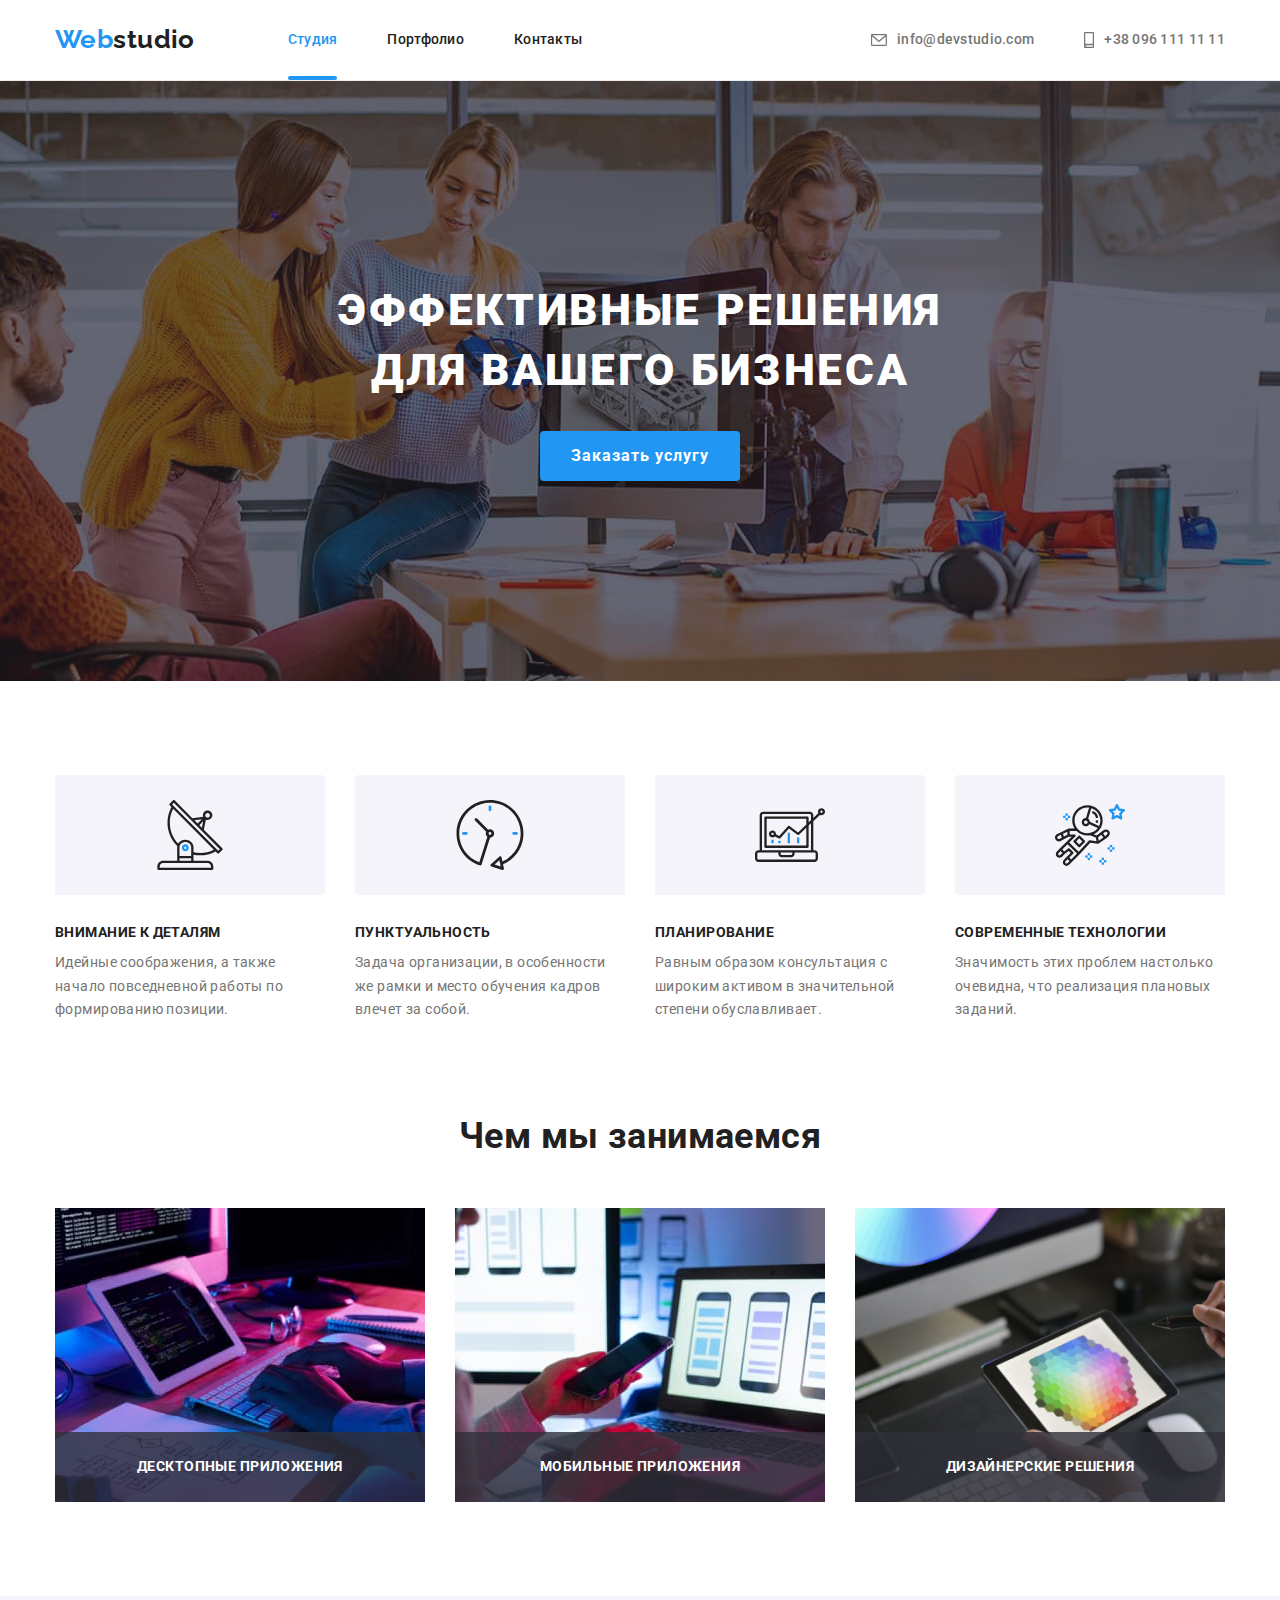
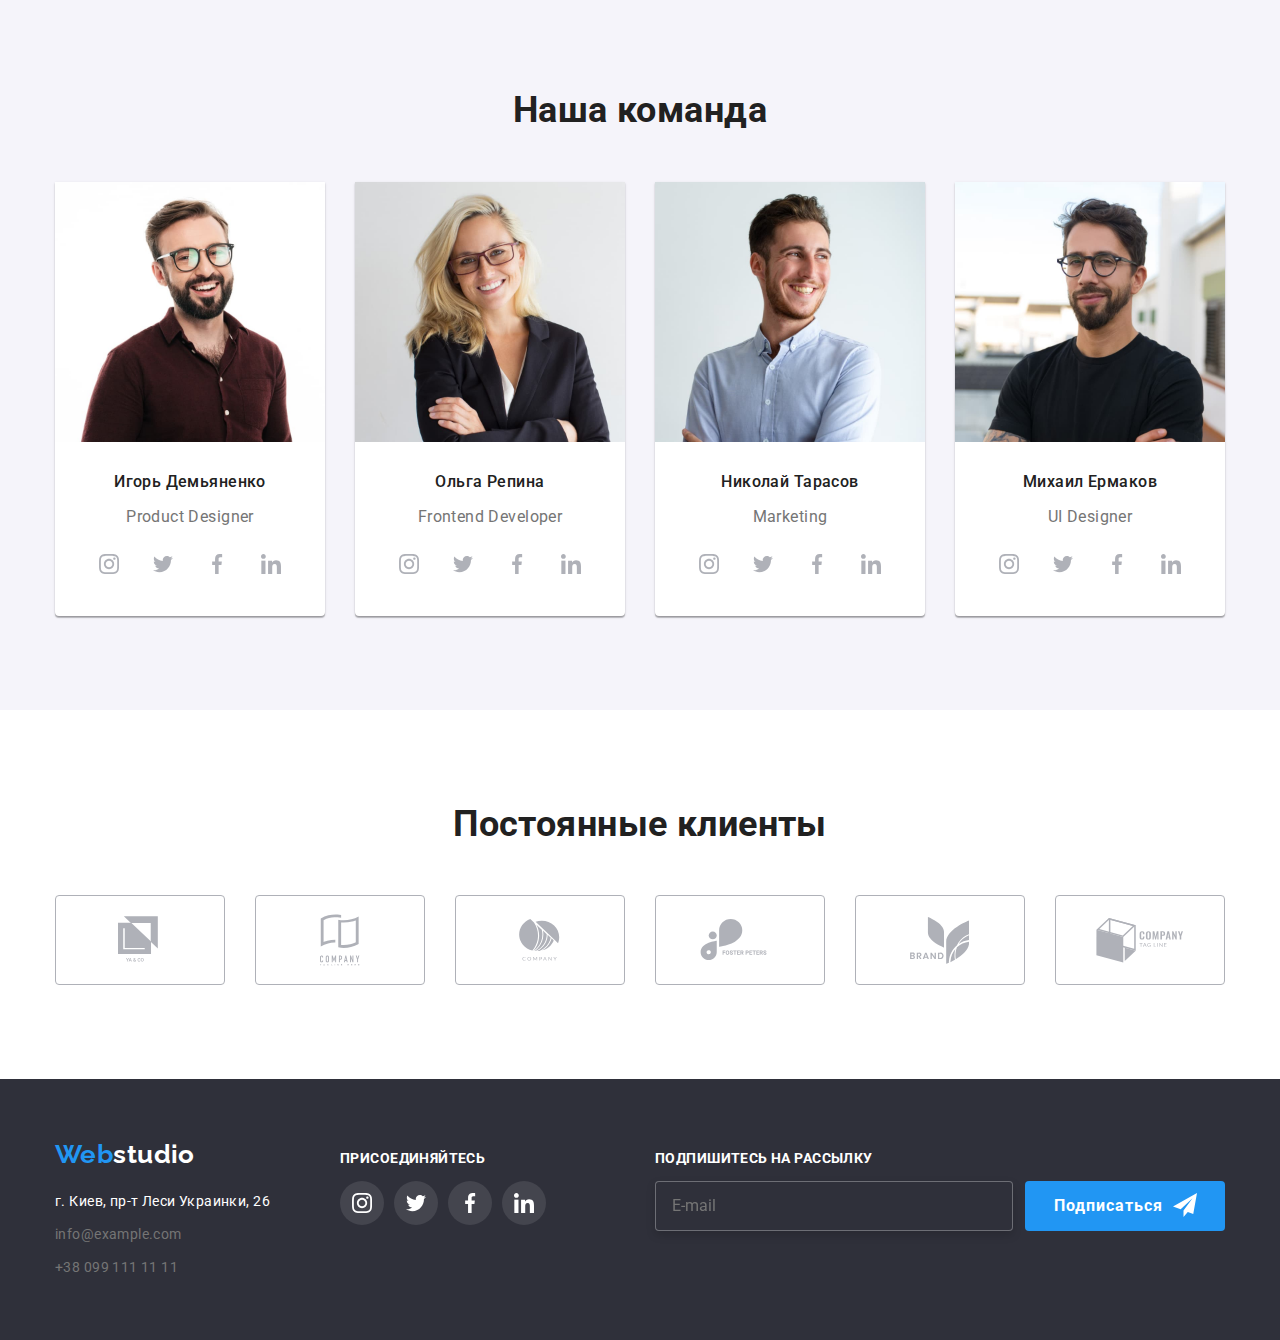
<file: index.html>
<!DOCTYPE html>
<html lang="ru">
<head>
    <meta charset="UTF-8">
    <meta http-equiv="X-UA-Compatible" content="IE=edge">
    <meta name="viewport" content="width=device-width, initial-scale=1.0">
    <link
      rel="stylesheet"
      href="https://cdnjs.cloudflare.com/ajax/libs/modern-normalize/1.0.0/modern-normalize.min.css"/>
    <link rel="preconnect" href="https://fonts.gstatic.com">
<link href="https://fonts.googleapis.com/css2?family=Raleway:wght@700&family=Roboto:wght@400;500;700;900&display=swap" rel="stylesheet">
    <link rel="stylesheet" href="./css/styles.css">
    <title>Студия</title>
</head>
<body>
    <header class="header">
        <div class="conteiner">
            <!--Логотип-->
            <a class="logo" href="./index.html"><span class="logo-part">Web</span>studio </a>
            <!--Навигация-->
            <nav class="nav">
                <ul class="list nav-list">
                    <li class="nav-item"> 
                        <div class="nav-link-thomb"> 
                            <a class="link current" href="./index.html">Студия</a> 
                        </div> 
                    </li>
                    <li class="nav-item"> <a class="link " href="./portfolio.html">Портфолио</a> </li>
                    <li class="nav-item"> <a class="link" href="">Контакты</a></li>
                </ul>    
                </nav> 
            <!--Контакты--> 
            <ul class="list contacts">
                    <li class="contacts-item">
                            
                        <a class="link" href="mailto:info@devstudio.com">
                            <svg class="icon" width="16px" height="12px">
                                <use href="./images/sprite.svg#icon-envelope"></use>
                            </svg>
                            info@devstudio.com</a> 
                    </li>
                    <li class="contacts-item"> 
                            
                        <a class="link" href="tel:+380961111111"> 
                            <svg class="icon" width="10px" height="16px" >
                                <use href="./images/sprite.svg#icon-smartphone"></use>
                            </svg>
                            +38 096 111 11 11</a>
                    </li>
            </ul>   
        </div>
    </header>
    <main>
        <!--Блок-герой-->
        <section class="hero">
        <div class="conteiner">
            <h1 class="hero-text">Эффективные решения для вашего бизнеса</h1>
            <button class="main-button" type="button" data-modal-open>Заказать услугу</button>
        </div>   
        </section> 
        <!--Качества-->
        <section class="qualities-section">
            <div class="conteiner">
            <h2 class="visually-hidden">Наши Качества</h2>
            <ul class="list qualities">
                <li class="qualities-item">
                    <div>
                        <div class="qualities-icon-tomb">
                        <svg class="icon">
                            <use href="./images/sprite.svg#icon-antenna-1"></use>
                        </svg></div>
                        <h3 class="sub-title">Внимание к деталям</h3>
                        <p class="qualities-text">Идейные соображения, а также начало повседневной работы по формированию позиции.</p>
                    </div>
                </li>

                <li class="qualities-item">
                    <div>
                    <div class="qualities-icon-tomb">
                        <svg class="icon">
                        <use href="./images/sprite.svg#icon-clock-1"></use>
                    </svg></div>
                    <h3 class="sub-title">Пунктуальность</h3>
                    <p class="qualities-text">Задача организации, в особенности же рамки и место обучения кадров влечет за собой.</p> 
                </div>
                </li>
                    <li class="qualities-item">
                        <div>
                    <div class="qualities-icon-tomb">
                        <svg class="icon">
                            <use href="./images/sprite.svg#icon-diagram-1"></use>
                        </svg></div>
                    <h3 class="sub-title">Планирование</h3>
                    <p class="qualities-text">Равным образом консультация с широким активом в значительной степени обуславливает.</p>
                </div>
                </li>

                <li class="qualities-item">
                    <div>
                    <div class="qualities-icon-tomb">
                        <svg class="icon">
                        <use href="./images/sprite.svg#icon-astronaut-1"></use>
                    </svg></div>
                    <h3 class="sub-title">Современные технологии</h3>
                    <p class="qualities-text">Значимость этих проблем настолько очевидна, что реализация плановых заданий.</p>
                </div>
                </li>
            </ul>
        </div>
        </section>
    
        <section class="what-we-do"> 
            <!--Чем мы занимаемся-->
            <div class="conteiner">
                <h2 class="title">Чем мы занимаемся</h2>
                    <ul class="list">
                        <li class="what-we-do__item">
                            <div class="what-we-do-thomb">
                            <img src="./images/img1.jpg" alt="Десктопные приложения" width="370">
                            <div class="card-description">
                                <p class="description-text">Десктопные приложения</p>
                            </div>
                            </div>
                        </li>
                        
                        <li class="what-we-do__item">
                            <div class="what-we-do-thomb">
                                <img src="./images/img2.jpg" alt="Мобильные приложения" width="370">
                                <div class="card-description">
                                    <p class="description-text">Мобильные приложения</p>
                                </div>
                            </div>
                        </li>
                        
                        <li class="what-we-do__item">
                            <div class="what-we-do-thomb">
                                <img src="./images/img3.jpg" alt="Дизайнерские решения" width="370">
                                <div class="card-description">
                                    <p class="description-text">Дизайнерские решения</p>
                                </div>
                                </div>
                        </li>
            </ul>
        </div>
       </section>   
       <section class="team-section">
           <div class="conteiner">
           <!--Наша команда-->
           <h2 class="title">Наша команда</h2>
           <ul class="list team">
               <li class="team-item">
                    <div class="team-member-photo-tomb">
                        <img src="./images/team/tm1.jpg" alt="Игорь Демьяненко" width="270" height="260">
                    </div>
                    <div class="team-text-tomb">
                        <h3 class="member-name">Игорь Демьяненко</h3>
                        <p class="member-position">Product Designer</p>
                    <ul class="list social-links-list">
                        <li class="social-links-item">
                            <a href="" class="link social-icons-link" target="_blank" rel="noopener noreferrer">
                                <svg class="icon">
                                    <use href="./images/sprite.svg#icon-instagram-2"></use>
                                </svg>
                            </a>
                        </li>

                        <li class="social-links-item">
                              <a href="" class="link social-icons-link" target="_blank" rel="noopener noreferrer">
                                <svg class="icon">
                                    <use href="./images/sprite.svg#icon-twitter-1"></use>
                                </svg>
                            </a>
                        </li>

                        <li class="social-links-item">
                            <a href="" class="link social-icons-link" target="_blank" rel="noopener noreferrer">
                                <svg class="icon">
                                    <use href="./images/sprite.svg#icon-facebook-1"></use>
                                </svg>
                            </a>
                        </li>

                        <li class="social-links-item">
                            <a href="" class="link social-icons-link" target="_blank" rel="noopener noreferrer">
                                <svg class="icon">
                                    <use href="./images/sprite.svg#icon-linkedin-1"></use>
                                </svg>
                            </a>
                        </li>
                    </ul>
                </div>
                </li>
                <li class="team-item">
                    <div class="team-member-photo-tomb">
                        <img src="./images/team/tm2.jpg" alt="Ольга Репина" width="270" height="260">
                    </div>  
                    <div class="team-text-tomb">
                        <h3 class="member-name">Ольга Репина</h3>
                        <p class="member-position">Frontend Developer</p>
                    <ul class="list social-links-list">
                        <li class="social-links-item">
                            <a href="" class="link social-icons-link" target="_blank" rel="noopener noreferrer">
                                <svg class="icon">
                                    <use href="./images/sprite.svg#icon-instagram-2"></use>
                                </svg>
                            </a>
                        </li>
                        <li class="social-links-item">
                            <div>   
                            <a href="" class="link social-icons-link" target="_blank" rel="noopener noreferrer">
                                <svg class="icon">
                                    <use href="./images/sprite.svg#icon-twitter-1"></use>
                                </svg>
                            </a>
                        </div>
                        </li>
                        <li class="social-links-item">
                            <div>
                            <a href="" class="link social-icons-link" target="_blank" rel="noopener noreferrer">
                                <svg class="icon">
                                    <use href="./images/sprite.svg#icon-facebook-1"></use>
                                </svg>
                            </a>
                        </div>
                        </li>
                        <li class="social-links-item">
                            <a href="" class="link social-icons-link" target="_blank" rel="noopener noreferrer">
                                <svg class="icon">
                                    <use href="./images/sprite.svg#icon-linkedin-1"></use>
                                </svg>
                            </a>
                        </li>
                    </ul>
                </div>
                    </li>
                <li class="team-item">
                    <div class="team-member-photo-tomb">
                        <img src="./images/team/tm3.jpg" alt="Николай Тарасов" width="270" height="260">
                    </div>
                    <div class="team-text-tomb">
                        <h3 class="member-name">Николай Тарасов</h3>
                        <p class="member-position">Marketing</p>
                    <ul class="list social-links-list">
                        <li class="social-links-item">
                            <a href="" class="link social-icons-link" target="_blank" rel="noopener noreferrer">
                                <svg class="icon">
                                    <use href="./images/sprite.svg#icon-instagram-2"></use>
                                </svg>
                            </a>
                        </li>
                        <li class="social-links-item">
                            <div>   
                            <a href="" class="link social-icons-link" target="_blank" rel="noopener noreferrer">
                                <svg class="icon">
                                    <use href="./images/sprite.svg#icon-twitter-1"></use>
                                </svg>
                            </a>
                        </div>
                        </li>
                        <li class="social-links-item">
                            <div>
                            <a href="" class="link social-icons-link" target="_blank" rel="noopener noreferrer">
                                <svg class="icon">
                                    <use href="./images/sprite.svg#icon-facebook-1"></use>
                                </svg>
                            </a>
                        </div>
                        </li>
                        <li class="social-links-item">
                            <a href="" class="link social-icons-link" target="_blank" rel="noopener noreferrer">
                                <svg class="icon">
                                    <use href="./images/sprite.svg#icon-linkedin-1"></use>
                                </svg>
                            </a>
                        </li>
                    </ul>
                </div>
                </li>
                <li class="team-item">
                    <div class="team-member-photo-tomb">
                        <img src="./images/team/tm4.jpg" alt="Михаил Ермаков" width="270" height="260">
                    </div>
                    <div  class="team-text-tomb">
                        <h3 class="member-name">Михаил Ермаков</h3>
                        <p class="member-position">UI Designer</p>
                    
                    <ul class="list social-links-list">
                        <li class="social-links-item">
                            <a href="" class="link social-icons-link" target="_blank" rel="noopener noreferrer">
                                <svg class="icon">
                                    <use href="./images/sprite.svg#icon-instagram-2"></use>
                                </svg>
                            </a>
                        </li>
                        <li class="social-links-item">
                            <div>   
                            <a href="" class="link social-icons-link" target="_blank" rel="noopener noreferrer">
                                <svg class="icon">
                                    <use href="./images/sprite.svg#icon-twitter-1"></use>
                                </svg>
                            </a>
                        </div>
                        </li>
                        <li class="social-links-item">
                            <div>
                            <a href="" class="link social-icons-link" target="_blank" rel="noopener noreferrer">
                                <svg class="icon">
                                    <use href="./images/sprite.svg#icon-facebook-1"></use>
                                </svg>
                            </a>
                        </div>
                        </li>
                        <li class="social-links-item">
                            <a href="" class="link social-icons-link" target="_blank" rel="noopener noreferrer">
                                <svg class="icon">
                                    <use href="./images/sprite.svg#icon-linkedin-1"></use>
                                </svg>
                            </a>
                        </li>
                    </ul>
                </div>
                </li>
           </ul>
        </div>
       </section>

       <section class="our-clients">
           <div class="conteiner">
           <h2 class="clients-title">
            Постоянные клиенты
           </h2>
           <ul class="list clients-list">
               <li class="item clients-item">
                       <a href="" class="clients-link" target="_blank" rel="noopener noreferrer">
                   <svg class="icon" width="44px" height="49px">
                   <use href="./images/sprite.svg#icon-logo-1"></use>  
                </svg></a>
               </li>
               <li class="item clients-item">
                    <a href=""  class="clients-link" target="_blank" rel="noopener noreferrer">
                <svg class="icon"  width="40px" height="52px">
                <use href="./images/sprite.svg#icon-logo-2"></use>  
             </svg></a>
            </li>
            <li class="item clients-item">
                    <a href="" class="clients-link" target="_blank" rel="noopener noreferrer">
                <svg class="icon" width="41px" height="42px">
                <use href="./images/sprite.svg#icon-logo-3"></use>  
             </svg></a> 
            </li>
            <li class="item clients-item">
                    <a href=""  class="clients-link" target="_blank" rel="noopener noreferrer">
                <svg class="icon"  width="80px" height="42px">
                <use href="./images/sprite.svg#icon-logo-4"></use>  
             </svg></a> 
            </li>
            <li class="item clients-item">
                    <a href="" class="clients-link" target="_blank" rel="noopener noreferrer">
                <svg class="icon" width="59px" height="47px">
                <use href="./images/sprite.svg#icon-logo-5"></use>  
             </svg></a>
            </li>
            <li class="item clients-item">
                    <a href="" class="clients-link" target="_blank" rel="noopener noreferrer">
                <svg class="icon" width="88px" height="45px">
                <use href="./images/sprite.svg#icon-logo-6"></use>  
             </svg></a>
            </li>
              
           </ul>
        </div>
       </section>
    </main>            
    <footer class="footer">
        <div class="conteiner">
            <div class="contacts-links-block">
                <!--Footer contacts block-->
                <div class="footer-contacts">
                <!--Footer Logo--> 
                <div class="footer-logo">
                    <a class="link logo" href="./index.html"><span class="logo-part">Web</span>studio </a>
                </div>
                <!--Адресс-->
                <address>
                    <ul class="adress list">
                        <li class="adress-item"><a class="link adres" href="https://goo.gl/maps/nLmr9THdFMke6AbC8" target="_blank" rel="noreferrer noopener"> г. Киев, пр-т Леси Украинки, 26 </a></li>
                        <li class="adress-item"><a class="link" href="mailto:info@example.com">info@example.com</a></li>
                        <li class="adress-item"><a class="link" href="tel:+380991111111">+38 099 111 11 11</a></li>
                    </ul>
                </address>
                </div>
                <!--Contackt us block-->
                <div class="footer-social-links-tomb">
                <p class="footer-social-links-titel">присоединяйтесь</p>
                <!--Footer contacts block-->
                <ul class="list social-links-list">
                    <li class="social-links-item">
                        <a href="" class="link social-icons-link" target="_blank" rel="noopener noreferrer">
                            <svg class="icon">
                                <use href="./images/sprite.svg#icon-instagram-2"></use>
                            </svg>
                        </a>
                    </li>
                    <li class="social-links-item">   
                            <a href="" class="link social-icons-link" target="_blank" rel="noopener noreferrer">
                                <svg class="icon">
                                    <use href="./images/sprite.svg#icon-twitter-1"></use>
                                </svg>
                            </a>
                    </li>
                    <li class="social-links-item">
                            <a href="" class="link social-icons-link" target="_blank" rel="noopener noreferrer">
                                <svg class="icon">
                                    <use href="./images/sprite.svg#icon-facebook-1"></use>
                                </svg>
                            </a>
                    </li>
                    <li class="social-links-item">
                        <a href="" class="link social-icons-link" target="_blank" rel="noopener noreferrer">
                            <svg class="icon">
                                <use href="./images/sprite.svg#icon-linkedin-1"></use>
                            </svg>
                        </a>
                    </li>
                </ul>
                </div>
            </div>
            <!--Footer form block-->
            <div class="footer-form-block">
                <p class="footer-form-text">Подпишитесь на рассылку</p>
                        <form class="footer-form" >
                            <input class="footer-form-input" type="text" placeholder="E-mail" name="user-email">
                            <button class="main-button" type="submit">Подписаться</button>
                        </form>
            </div>
        </div>
    </footer>

    <div class="backdrop is-hidden" data-modal>
        
        <div class="modal"> 
            <button class="button-close" type="button" data-modal-close >
                <svg class="form-icon" width="11" height="11">
                    <use href="./images/sprite.svg#icon-close"></use>
                </svg>
            </button>
            <form class="main-form" name="main-form">
            <b class="modal-header">Оставьте свои данные, мы вам перезвоним</b>
            <label class="form-label">
                <span class="form-input-name">Имя</span>
                <div class="form-label-tomb">
                    <input class="form-input" type="text" name="username">
                    <svg class="input-icon" width="18" height="18">
                        <use href="./images/sprite.svg#icon-person-black"></use> 
                    </svg>
                </div>
            </label>
            <label class="form-label">
                <span class="form-input-name">Телефон</span>
                <div class="form-label-tomb">
                    <input class="form-input" type="tel" name="usertel">
                    <svg class="input-icon" width="18" height="18">
                        <use href="./images/sprite.svg#icon-phone-black"></use> 
                    </svg>
                </div>
            </label>
            <label class="form-label">
                <span class="form-input-name">Почта</span>
                <div class="form-label-tomb">
                    <input class="form-input" type="email" name="usermail">
                    <svg class="input-icon" width="18" height="18">
                        <use href="./images/sprite.svg#icon-email-black"></use> 
                    </svg>
                </div>
            </label>
            <label class="form-label">
                <span class="form-input-name">Комментарий</span>
                <textarea class="feedback" name="feedback" rows="7" placeholder="Введите текст" ></textarea>
            </label>
            <label class=" checkbox-lable">
                <input class="checkbox visually-hidden" type="checkbox">
                <span class="checkbox-icon"></span>
                <span>Соглашаюсь с рассылкой и принимаю <a href="" class="form-link">Условия договора</a> </span>
            </label>
            <button class="main-button form-button" type="submit">Отправить</button>
            </form>
        </div>
    </div>

    <script src="./js/modal.js"></script>
</body>
</html>
</file>
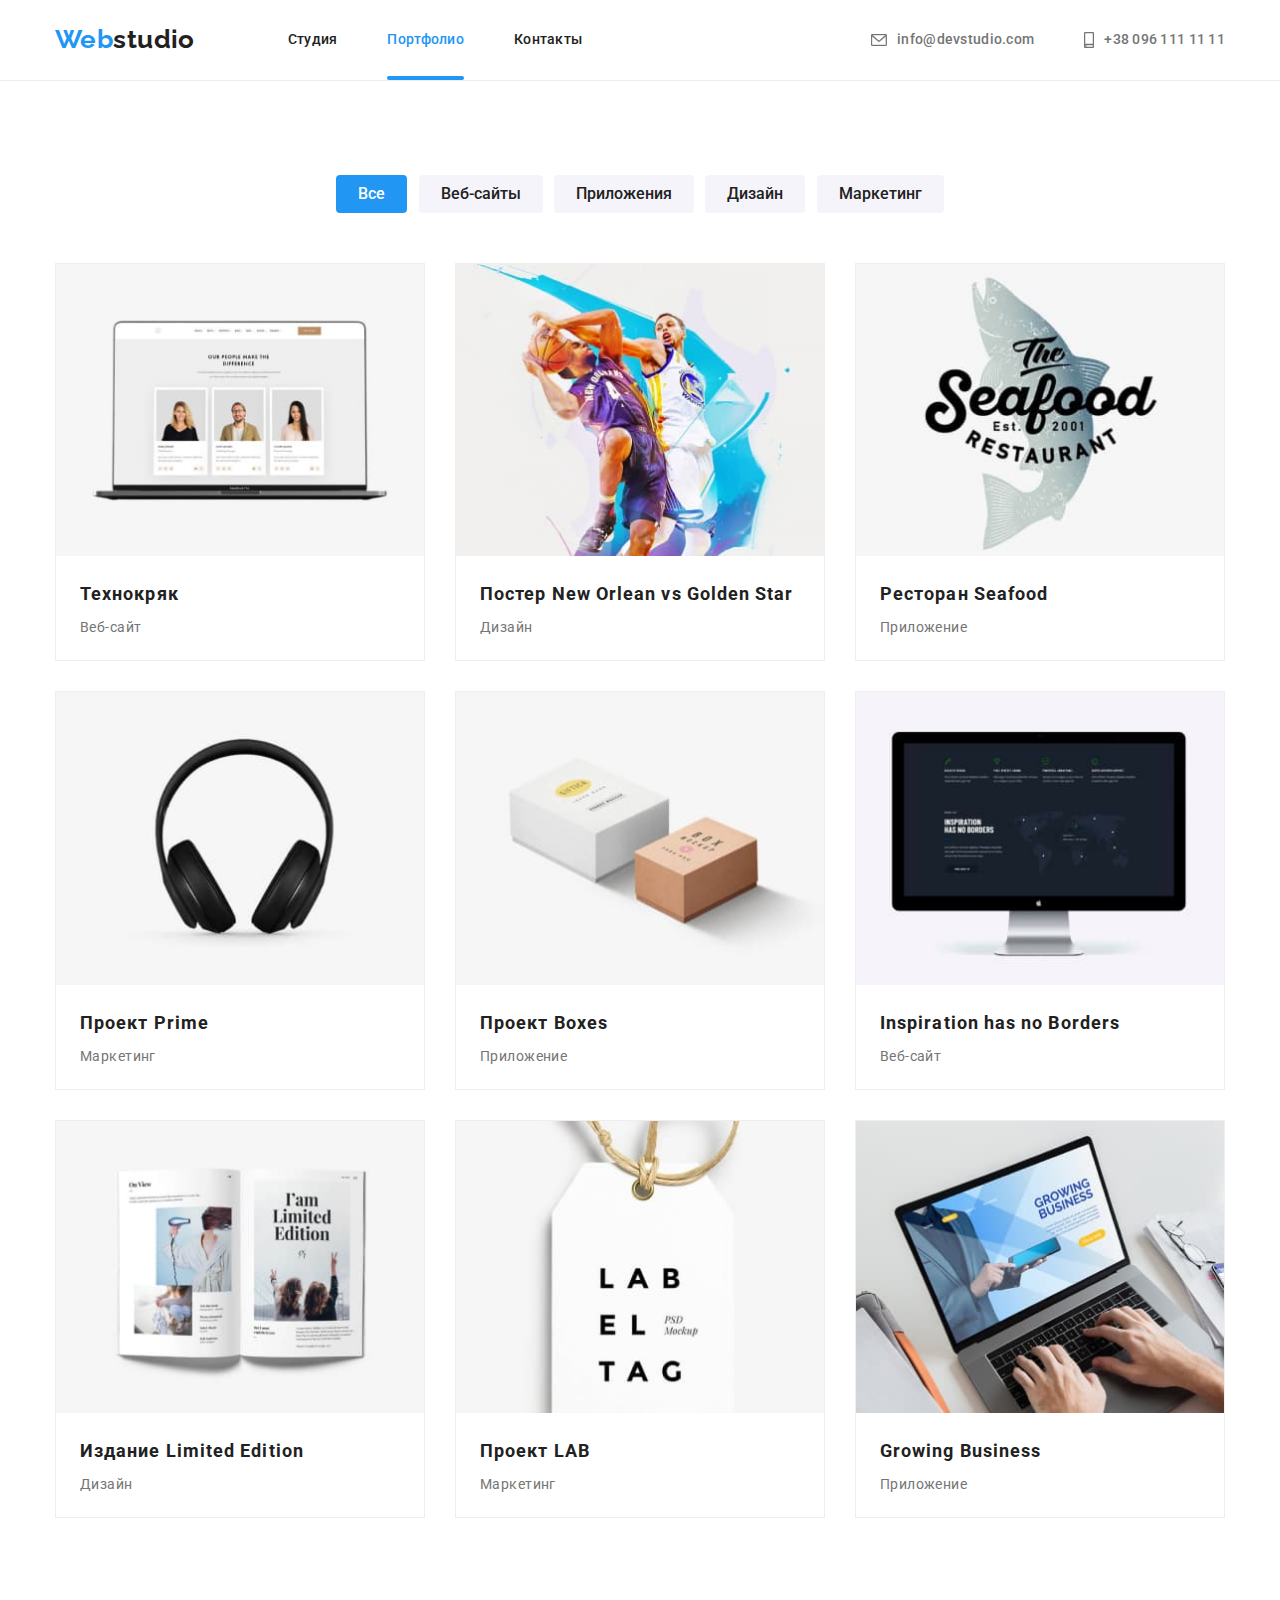
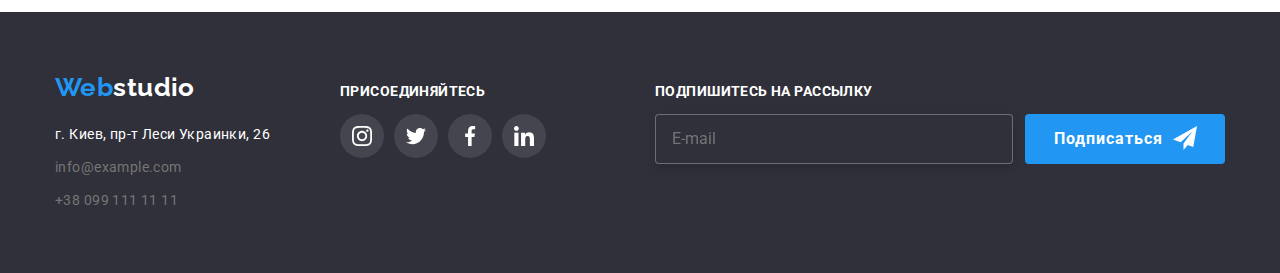
<file: portfolio.html>
<!DOCTYPE html>
<html lang="ru">
<head>
    <meta charset="UTF-8">
    <meta http-equiv="X-UA-Compatible" content="IE=edge">
    <meta name="viewport" content="width=device-width, initial-scale=1.0">
    <link rel="stylesheet" href="https://cdnjs.cloudflare.com/ajax/libs/modern-normalize/0.2.0/modern-normalize.css">
    <link rel="preconnect" href="https://fonts.gstatic.com">
<link href="https://fonts.googleapis.com/css2?family=Raleway:wght@700&family=Roboto:wght@400;500;700;900&display=swap" rel="stylesheet">
    <link rel="stylesheet" href="./css/styles.css">
    <title>Портфолио</title>
</head>
<body>
    <header class="header">
        <div class="conteiner">
            <!--Логотип-->
            <a class="logo" href="./index.html"><span class="logo-part">Web</span>studio </a>
            <!--Навигация-->
            <nav class="nav">
                <ul class="list nav-list">
                    <li class="nav-item">
                         <a class="link" href="./index.html">Студия</a>
                         </li>
                    <li class="nav-item"> 
                        <div class="nav-link-thomb"> 
                            <a class="link current" href="./portfolio.html">Портфолио</a>  
                        </div> 

                    </li>
                    <li class="nav-item"> 
                        <a class="link" href="">Контакты</a>
                    </li>
                </ul>    
                </nav> 
            <!--Контакты--> 
            <ul class="list contacts">
                    <li class="contacts-item">
                            
                        <a class="link" href="mailto:info@devstudio.com">
                            <svg class="icon" width="16px" height="12px">
                                <use href="./images/sprite.svg#icon-envelope"></use>
                            </svg>
                            info@devstudio.com</a> 
                    </li>
                    <li class="contacts-item"> 
                            
                        <a class="link" href="tel:+380961111111"> 
                            <svg class="icon" width="10px" height="16px" >
                                <use href="./images/sprite.svg#icon-smartphone"></use>
                            </svg>
                            +38 096 111 11 11</a>
                    </li>
            </ul>   
        </div>
    </header>
    <main>
        <section class="work-examples">
            <div class="conteiner">
            <h1 class="visually-hidden"> Выбор темы Портфолио</h1>
            <ul class="list buttons-list">
                <li class="buttons-list-item" > <button  type="button" class="portpholio-button current">Все</button> </li>
                <li class="buttons-list-item"> <button  type="button" class="portpholio-button">Веб-сайты</button> </li>
                <li class="buttons-list-item"> <button  type="button" class="portpholio-button">Приложения</button> </li>
                <li class="buttons-list-item"> <button  type="button" class="portpholio-button">Дизайн</button> </li>
                <li class="buttons-list-item"> <button  type="button" class="portpholio-button"> Маркетинг</button></li>
            </ul>
            <ul class="list card-list">
                <li class="card-item">
                    <article class="card">
                        <a class="link card-link" href="">
                            <div class="card-body">
                        <div class="card-tomb"> 
                       <img src="./images/portfolio/img1.jpg" alt="Технокряк" width="370">
                       <div class="card-overlay">
                        <p class="overlay-text">Технокряк это современная площадка распространения коронавируса. 
                        Компании используют эту платформу для цифрового шпионажа и атак
                         на защищённые сервера конкурентов.</p>        
                    </div>
                   </div> 
                   <div class="card-text">                  
                    <h2 class="portpholio-list-titel">Технокряк</h2>
                     <p class="portholio-list-text">Веб-сайт</p>
                    </div>
                </div>
                        </a>
                    </article>
                    </li>
                
                <li class="card-item">
                    <article class="card">
                        <a class="link card-link" href="">
                            <div class="card-body">
                        <div class="card-tomb">
                    <img src="./images/portfolio/img2.jpg" alt="Постер New Orlean vs Golden Star" width="370">
                        <div class="card-overlay">
                            <p class="overlay-text">Технокряк это современная площадка распространения коронавируса. 
                            Компании используют эту платформу для цифрового шпионажа и атак
                             на защищённые сервера конкурентов.</p>        
                        </div>
                    </div>
                        <div class="card-text">  
                    <h2 class="portpholio-list-titel">Постер New Orlean vs Golden Star</h2>
                    <p class="portholio-list-text">Дизайн</p>
                        </div>
                    </div>
                        </a>
                    </article>
                </li>
                
                <li class="card-item"> 
                    <article class="card">
                        <a class="link card-link" href="">
                            <div class="card-body">
                        <div class="card-tomb">
                    <img src="./images/portfolio/img3.jpg" alt="Ресторан Seafood" width="370">
                    <div class="card-overlay">
                        <p class="overlay-text">Технокряк это современная площадка распространения коронавируса. 
                        Компании используют эту платформу для цифрового шпионажа и атак
                         на защищённые сервера конкурентов.</p>        
                    </div>
                        </div>
                        <div class="card-text">  
                    <h2 class="portpholio-list-titel">Ресторан Seafood</h2>
                    <p class="portholio-list-text">Приложение</p>
                        </div>
                    </div>
                        </a>
                    </article>
                </li>
                <li  class="card-item"> 
                    <article class="card">
                        <a class="link card-link" href="">
                            <div class="card-body">
                        <div class="card-tomb">
                    <img src="./images/portfolio/img4.jpg" alt="Проект Prime" width="370">
                    <div class="card-overlay">
                        <p class="overlay-text">Технокряк это современная площадка распространения коронавируса. 
                        Компании используют эту платформу для цифрового шпионажа и атак
                         на защищённые сервера конкурентов.</p>        
                        </div>
                    </div>
                        <div class="card-text">  
                    <h2 class="portpholio-list-titel">Проект Prime</h2>
                    <p class="portholio-list-text">Маркетинг</p>
                        </div>
                    </div>
                        </a>
                    </article>
                </li>

                <li class="card-item">
                    <article class="card">
                        <a class="link card-link" href="">
                            <div class="card-body">
                        <div class="card-tomb">
                    <img src="./images/portfolio/img5.jpg" alt="Проект Boxes" width="370">
                    <div class="card-overlay">
                        <p class="overlay-text">Технокряк это современная площадка распространения коронавируса. 
                        Компании используют эту платформу для цифрового шпионажа и атак
                         на защищённые сервера конкурентов.</p>        
                    </div>
                    </div>
                        <div class="card-text">   
                    <h2 class="portpholio-list-titel">Проект Boxes</h2>
                    <p class="portholio-list-text">Приложение</p>
                        </div>
                    </div>
                        </a>
                    </article>
                </li>

                <li class="card-item">
                    <article class="card">
                        <a class="link card-link" href="">
                            <div class="card-body">
                        <div class="card-tomb">
                    <img src="./images/portfolio/img6.jpg" alt="Inspiration has no Borders" width="370">
                    <div class="card-overlay">
                        <p class="overlay-text">Технокряк это современная площадка распространения коронавируса. 
                        Компании используют эту платформу для цифрового шпионажа и атак
                         на защищённые сервера конкурентов.</p>        
                    </div>    
                    </div>
                        <div class="card-text">  
                    <h2 class="portpholio-list-titel">Inspiration has no Borders</h2>
                    <p class="portholio-list-text">Веб-сайт</p>
                        </div>
                    </div>
                        </a>
                    </article>
                </li>

                <li class="card-item">
                    <article class="card">
                        <a class="link card-link" href="">
                            <div class="card-body">
                        <div class="card-tomb">
                    <img src="./images/portfolio/img7.jpg" alt="Издание Limited Edition" width="370">
                    <div class="card-overlay">
                        <p class="overlay-text">Технокряк это современная площадка распространения коронавируса. 
                        Компании используют эту платформу для цифрового шпионажа и атак
                         на защищённые сервера конкурентов.</p>        
                    </div>    
                    </div>
                        <div class="card-text">    
                    <h2 class="portpholio-list-titel">Издание Limited Edition</h2>
                    <p class="portholio-list-text">Дизайн</p>
                        </div>
                    </div>
                        </a>
                    </article>
                </li>

                <li class="card-item">
                    <article class="card">
                        <a class="link card-link" href="">
                            <div class="card-body">
                        <div class="card-tomb">
                    <img src="./images/portfolio/img8.jpg" alt="Проект LAB" width="370">
                    <div class="card-overlay">
                        <p class="overlay-text">Технокряк это современная площадка распространения коронавируса. 
                        Компании используют эту платформу для цифрового шпионажа и атак
                         на защищённые сервера конкурентов.</p>        
                    </div>    
                    </div>
                        <div class="card-text">  
                    <h2 class="portpholio-list-titel">Проект LAB</h2>
                    <P class="portholio-list-text">Маркетинг</p>
                        </div>
                    </div>
                        </a>
                    </article>
                </li>
                <li class="card-item">
                    <article class="card">
                        <a class="link card-link" href="">
                            <div class="card-body">
                        <div class="card-tomb">
                    <img src="./images/portfolio/img9.jpg" alt="Growing Business" width="370">
                    <div class="card-overlay">
                        <p class="overlay-text">Технокряк это современная площадка распространения коронавируса. 
                        Компании используют эту платформу для цифрового шпионажа и атак
                         на защищённые сервера конкурентов.</p>        
                    </div>    
                    </div>
                        <div class="card-text">  
                    <h2 class="portpholio-list-titel">Growing Business</h2>
                    <p class="portholio-list-text">Приложение</p>
                        </div> 
                    </div> 
                    </a>
                    </article>
                </li>
            </ul>
        </div>
        </section>
        
    </main>            
    <footer class="footer">
        <div class="conteiner">
            <div class="contacts-links-block">
                <!--Footer contacts block-->
                <div class="footer-contacts">
                <!--Footer Logo--> 
                <div class="footer-logo">
                    <a class="link logo" href="./index.html"><span class="logo-part">Web</span>studio </a>
                </div>
                <!--Адресс-->
                <address>
                    <ul class="adress list">
                        <li class="adress-item"><a class="link adres" href="https://goo.gl/maps/nLmr9THdFMke6AbC8" target="_blank" rel="noreferrer noopener"> г. Киев, пр-т Леси Украинки, 26 </a></li>
                        <li class="adress-item"><a class="link" href="mailto:info@example.com">info@example.com</a></li>
                        <li class="adress-item"><a class="link" href="tel:+380991111111">+38 099 111 11 11</a></li>
                    </ul>
                </address>
                </div>
                <!--Contackt us block-->
                <div class="footer-social-links-tomb">
                <p class="footer-social-links-titel">присоединяйтесь</p>
                <!--Footer contacts block-->
                <ul class="list social-links-list">
                    <li class="social-links-item">
                        <a href="" class="link social-icons-link" target="_blank" rel="noopener noreferrer">
                            <svg class="icon">
                                <use href="./images/sprite.svg#icon-instagram-2"></use>
                            </svg>
                        </a>
                    </li>
                    <li class="social-links-item">   
                            <a href="" class="link social-icons-link" target="_blank" rel="noopener noreferrer">
                                <svg class="icon">
                                    <use href="./images/sprite.svg#icon-twitter-1"></use>
                                </svg>
                            </a>
                    </li>
                    <li class="social-links-item">
                            <a href="" class="link social-icons-link" target="_blank" rel="noopener noreferrer">
                                <svg class="icon">
                                    <use href="./images/sprite.svg#icon-facebook-1"></use>
                                </svg>
                            </a>
                    </li>
                    <li class="social-links-item">
                        <a href="" class="link social-icons-link" target="_blank" rel="noopener noreferrer">
                            <svg class="icon">
                                <use href="./images/sprite.svg#icon-linkedin-1"></use>
                            </svg>
                        </a>
                    </li>
                </ul>
                </div>
            </div>
            <!--Footer form block-->
            <div class="footer-form-block">
                <p class="footer-form-text">Подпишитесь на рассылку</p>
                        <form class="footer-form" >
                            <input class="footer-form-input" type="text" placeholder="E-mail" name="user-email">
                            <button class="main-button" type="submit">Подписаться</button>
                        </form>
            </div>
        </div>
    </footer>
</body>
</html>
</file>
<file: css/styles.css>
:root {
    --main-text-color: #757575;
    --background-color: #2F303A;
    --header-color: #212121;
    --hero-text-color: #ffffff;
    --logo-button-color: #2196F3;
    --ligth-bg-color: #F5F4FA;
    --button-hover-color: #188CE8;
    --gradient-color: rgba(47, 48, 58, 0.4);
    --icon-color: #AFB1B8;
    --footer-icon-color: rgba(255, 255, 255, 0.1);
    --cubic-bezier: cubic-bezier(0.4, 0, 0.2, 1);
    --transformationt-time: 250ms;
    --form-boarder-color: rgba(33, 33, 33, 0.2);
}
html {
	box-sizing: border-box;
}
*,
*::after,
*::before {
	box-sizing: inherit;
}
h1,
h2,
h3,
h4,
h5,
h6,
p {
	margin-top: 0;
}

body {
    font-family: "Roboto", sans-serif;
    font-weight: 400;
    font-size: 14px;
    line-height: 1.71;
    letter-spacing: 0.03em;
    color: var(--main-text-color)
}

img {
    display: block;
    max-width: 100%;
    height: auto;
  }

.conteiner {
    width: 1200px;
    padding-left: 15px;
    padding-right: 15px;
    margin-left: auto;
    margin-right: auto;
}

.link {
    text-decoration: none;
    color: inherit;
    transition: color var(--transformationt-time) var(--cubic-bezier)
}

.adress .link:hover,
.adress .link:focus,
.logo-part,
.header .link:focus,
.header .link:hover {
    color: var(--logo-button-color);
}

.list {
    margin-top: 0;
    margin-bottom: 0;
    padding-left: 0;
    list-style: none;
}

.header {
    max-width: 100%;
    border-bottom: 1px solid #ECECEC;
}

.nav-list {
    display:  inline-flex;

}

.nav-item:not(:last-child) {
    margin-right: 50px;
}

.header .link {
    padding-top: 32px;
    padding-bottom: 32px;
    display: block;
}

.contacts {
    display: inline-flex;
    margin-left: auto;
}

.contacts-item .link {
    display: flex;
    align-items: center;
}

.contacts-item .icon {
    margin-right: 10px;
}

.contacts-item:not(:last-child) {
    margin-right: 50px;
}

.header .conteiner {
    display: flex;
    align-items: center;  
}

.main-button {
    color: var(--hero-text-color);
    background-color: var(--logo-button-color);
    transition: background-color var(--transformationt-time) var(--cubic-bezier);

    font-weight: 700;
    font-size: 16px;
    line-height: 1.87;
    
    align-items: center;
    text-align: center;
    letter-spacing: 0.06em;
    cursor: pointer;
    height: 50px;
    width: 200px;
    border-radius: 4px;
    border: none;
}

.main-button:hover,
.main-button:focus {
    background-color: var(--button-hover-color);
}
.header .logo {
    text-decoration: none;
    color: inherit;
    font-family: Raleway;
    font-weight: 700;
    font-size: 26px;
    line-height: 1.19;
    color: var(--header-color);
    margin-right: 93px;
    padding-top: 24px;
    padding-bottom: 25px;
}

.header .link {
    font-weight: 500;
    font-size: 14px;
    line-height: 1.14;
    letter-spacing: 0.02em;
}

 
.nav .link {
    color: var(--header-color);
    
}

.nav .link.current {
    color: var(--logo-button-color);
}

.nav-link-thomb {
position: relative;
}

.nav .link.current::after {
    content: '';
    width: 100%;
    display: block;
    position: absolute;
    bottom: 0;
    left: 0;
    

    background-color: var(--logo-button-color);
    height: 4px;
    border-radius: 2px;
}

.contacts-item .icon {
    stroke: currentColor;
    fill: currentColor;

}




.hero-text {
    font-weight: 900;
    font-size: 44px;
    line-height: 1.36;
    letter-spacing: 0.06em;
    text-transform: uppercase;
    color: var(--hero-text-color);
    max-width: 696px;
    margin-left: auto;
    margin-right: auto;
    margin-bottom: 30px;
}

.hero {
    max-width: 1600px;
    margin-left: auto;
    margin-right: auto;
    background-color: var(--background-color);
    text-align: center;
    padding-top: 200px;
    padding-bottom: 200px;
    background-image: linear-gradient(to bottom, 
    var(--gradient-color), var(--gradient-color)),
    url(../images/hero/img-1.jpg); 
    background-repeat: no-repeat;
    background-position: center; 
    background-size: cover; 
    
}

.visually-hidden {
    position: absolute !important;
    clip: rect(1px 1px 1px 1px);
    clip: rect(1px, 1px, 1px, 1px);
    padding: 0 !important;
    border: 0 !important;
    height: 1px !important;
    width: 1px !important;
    overflow: hidden;
    list-style: none;
  }

  .qualities-section {
      padding-top: 94px;
      padding-bottom: 94px; 
  }

.qualities {
    display: flex;
    margin-left: -30px;
    
}

.qualities-item {
margin-left: 30px;
flex-basis: calc(100% / 4 - 30px);
display: flex;

}

.qualities-text {
    margin-bottom: 0;
}

.qualities .icon {
    width: 70px;
    height: 70px;
    display: flex;

}

.qualities-icon-tomb {
    background-color: var(--ligth-bg-color);
    display: flex;
    border-radius: 4px;
    max-width: 270px;
    height: 120px;
    align-items: center;
    justify-content: center;
    margin-bottom: 30px;
}

.title {
    font-weight: 700;
    font-size: 36px;
    line-height: 1.16;
    text-align: center;
    color: var(--header-color);
    margin-bottom: 50px;
  }

.sub-title {
    font-weight: 700;
    font-size: 14px;
    line-height: 1.14;
    text-transform: uppercase;
    color: var(--header-color);
    margin-bottom: 10px;
  }

.what-we-do {
    padding-bottom: 94px;
}

.what-we-do .list {
    display: flex;
    margin-left: -30px;
}

.what-we-do .title {
    margin-bottom: 50px;
}

.what-we-do__item {
    width: calc(100% / 3 - 30px);
    margin-left: 30px;
}

.what-we-do-thomb {
    position: relative;
    display: block;
}

.description-text {
font-weight: 700;
font-size: 14px;
line-height: 1.14;
text-transform: uppercase;
color: var(--hero-text-color);
margin: 0;
}

.card-description {
position: absolute;
bottom: 0;
right: 0;
left: 0;
height: 70px;
display: flex;
align-items: center;
justify-content: center;
background-color: rgba(47, 48, 58, 0.8);;


}


.team-section {
    text-align: center;
    background-color: var(--ligth-bg-color);
    padding-top: 94px;
    padding-bottom: 94px;
  }

.team {
    display: flex;
    margin-left: -30px;
}

.team-item {
    width: calc(100% / 4 - 30px);
    margin-left: 30px;
    background-color: var(--hero-text-color);
    border-radius: 0px 0px 4px 4px;
    box-shadow: 0px 1px 3px rgba(0, 0, 0, 0.12), 0px 1px 1px rgba(0, 0, 0, 0.14), 0px 2px 1px rgba(0, 0, 0, 0.2);
}

.list .social-links-list {
    display: inline-flex;
}

.social-icons-link {
    display: flex;
    align-items: center;
    justify-content: center;
    border-radius: 50%;
    width: 44px;
    height: 44px;
    transition: background-color var(--transformationt-time) var(--cubic-bezier),
    fill var(--transformationt-time) var(--cubic-bezier);
}

.social-icons-link:hover,
.social-icons-link:focus {
    background-color: var(--logo-button-color);
}

.social-icons-link:focus .icon,
.social-icons-link:hover .icon {
    fill: var(--hero-text-color);
}

.social-links-item:not(:last-child) {
    margin-right: 10px;
}

.social-icons-link .icon {
    width: 20px;
    height: 20px;
    fill: var(--icon-color);
    transition: fill var(--transformationt-time) var(--cubic-bezier);
}

.member-name {
    font-weight: 500;
    font-size: 16px;
    line-height: 1.19;
    color: var(--header-color);
  }

.member-position {
    font-weight: 400;
    font-size: 16px;
    line-height: 1.19;
    }

.team-text-tomb {
    padding: 30px 32px;
}

.our-clients {
    text-align: center;
    padding-top: 94px;
    padding-bottom: 94px;
}

.clients-title {
font-weight: 700 ;
font-size: 36px;
line-height: 1.14;
color:var(--header-color);
margin-bottom: 50px;

}

.clients-list {
    display:flex;
    margin-left: -30px;
}

.clients-item {
    width: calc(100% / 6 - 30px);
    margin-left: 30px;
    height: 90px;


}

.clients-link {
    border: 1px solid var(--icon-color);
    fill: var(--icon-color);
    box-sizing: border-box;
    border-radius: 4px;
    width: 170px;
    height: 90px;
    display: flex;
    align-items: center;
    justify-content: center;
    transition: fill var(--transformationt-time) var(--cubic-bezier),
    border-color var(--transformationt-time) var(--cubic-bezier);

}

.clients-link:hover,
.clients-link:focus {
    fill: var(--logo-button-color);
    border-color: var(--logo-button-color);
}


.footer {
    padding-top: 60px;
    padding-bottom: 60px;
    background-color: var(--background-color);
    }

.footer .conteiner {
    display: flex;
    align-items: baseline;
    justify-content: space-between;
}

.contacts-links-block {
    display: flex;
    align-items: baseline;
}
.footer .link {
font-style: normal;
font-weight: 400;
font-size: 14px;
line-height: 1.71;
}

.footer .adres {
font-style: normal;
font-weight: 400;
font-size: 14px;
line-height: 1.71;
color: var(--hero-text-color);
}

.footer .logo {
font-family: Raleway;
font-weight: 700;
font-size: 26px;
line-height: 1.19;
color: var(--hero-text-color);
display: block;
margin-bottom: 20px;
}

.adress-item:not(:last-child) {
    margin-bottom: 9px;
}

.footer-social-links-titel {
    font-weight: 700;
    font-size: 14px;
    line-height: 1.14;
    text-transform: uppercase;
    color: var(--hero-text-color);
}

.footer .social-links-list {
    display: inline-flex;
}

.footer-social-links-tomb {
    margin-left: 70px;
}

.footer .icon {
    fill: var(--hero-text-color);
}

.footer .social-icons-link {
    background-color: var(--footer-icon-color);
}

.footer .social-icons-link:focus,
.footer .social-icons-link:hover {
    background-color:var(--logo-button-color);
}

.footer-form-block {
    width: calc(100% / 2 - 15px) ;
}

.footer-form-text {
font-weight: 700;
font-size: 14px;
line-height: 1.14;
text-transform: uppercase;

color: var(--hero-text-color);
}

.footer-form {
    display: flex;
    justify-content: space-between;
}

.footer-form-input {
width: 358px;
height: 50px;
padding-left: 16px;

font-weight: 400;
font-size: 16px;
line-height: 1.25;

background-color: var(--background-color);
color: rgba(255, 255, 255, 0.6);
border: 1px solid rgba(255, 255, 255, 0.3);
filter: drop-shadow(0px 4px 4px rgba(0, 0, 0, 0.15));
border-radius: 4px;
}

.footer-form  .main-button {
    position: relative;
    padding: 0 0 0 29px;
    margin-left: 12px;
    display: flex;
}

.footer-form  .main-button::after {
    content: '';
    width: 24px;
    height: 24px;
    position: absolute;
    
    background-color: var(--logo-button-color);
    background-image: url(../images/icon-send.svg);
    background-repeat: no-repeat;
    background-size: cover;
    
    top:0;
    right: 28px;
    transform: translatey(50%);
    transition: background-color var(--transformationt-time) var(--cubic-bezier);
}

.footer-form  .main-button:hover::after,
.footer-form  .main-button:focus::after {
    background-color: var(--button-hover-color);
}

.portpholio-button { 
font-weight: 500;
font-size: 16px;
line-height: 1.62;
text-align: center;

border: none;
border-radius: 4px;
padding: 6px 22px;


color: var(--header-color);
background-color: var(--ligth-bg-color);
transition: color var(--transformationt-time) var(--cubic-bezier),
background-color var(--transformationt-time) var(--cubic-bezier),
box-shadow var(--transformationt-time) var(--cubic-bezier) ;
}


.portpholio-button.current {
    background-color: var(--logo-button-color);
    color: var(--hero-text-color);
}
.portpholio-button:hover,
.portpholio-button:focus {
    background-color: var(--logo-button-color);
    color: var(--hero-text-color);
    cursor: pointer;
    box-shadow: 0px 3px 1px rgba(0, 0, 0, 0.1), 0px 1px 2px rgba(0, 0, 0, 0.08), 0px 2px 2px rgba(0, 0, 0, 0.12);
}


.portpholio-list-titel {
    font-weight: 700;
    font-size: 18px;
    line-height: 2;
    letter-spacing: 0.06em;
    letter-spacing: 0.06em;

    color: var(--header-color);
    margin-bottom: 4px;
}

.portpholio-list-theme {
    font-weight: 400;
    font-size: 16px;
    line-height: 1.87;
}

.portholio-list-text {
    margin-bottom: 0;
}

.overlay-text {
font-weight: 400;
font-size: 18px;
line-height: 1.56;
color: var(--hero-text-color);
}

.card-tomb {
    position: relative;
    overflow: hidden;
}

.card-overlay {
    position: absolute;
    display: block;
    transform: translateY(0);

    background-color: rgba(33, 150, 243, 0.9);
    width: 100%;
    height: 100%;
    padding: 63px 24px;

    transition: transform var(--transformationt-time) var(--cubic-bezier);
    
}

.card-link:hover .card-overlay,
.card-link:focus .card-overlay {
 transform: translateY(-100%);
}


.work-examples {
    padding-top: 94px;
    padding-bottom: 94px;
}

.buttons-list {
    margin-bottom: 50px;
    text-align: center;
}

.buttons-list-item {
    display: inline-block;
}
.buttons-list-item:not(:first-child) {
    margin-left: 8px;
}

.card-list {
    display: flex;
    flex-wrap: wrap;
    margin-left: -30px;
    margin-top: -30px;
}

.card-list .card-item {
    flex-basis: calc(100% / 3 - 30px);
    margin-left: 30px;
    margin-top: 30px;
    border: 1px solid #EEEEEE;

}

.card-body {
    transition: box-shadow var(--transformationt-time) var(--cubic-bezier);
}

 .card-link:hover  .card-body,
 .card-link:focus  .card-body {
    box-shadow: 0px 1px 1px 
    #0000001f, 
    0px 4px 4px rgba(0, 0, 0, 0.06),
     1px 4px 6px rgba(0, 0, 0, 0.16);
}

.card-text {
    padding: 20px 24px;
}

.backdrop {
    position: fixed;
    background-color: rgba(0, 0, 0, 0.2);
    width: 100%;
    height: 100%;
    top: 0;
    left: 0;
    opacity: 1;
    transition: opacity var(--transformationt-time) var(--cubic-bezier);
}

.backdrop.is-hidden {
opacity: 0;
pointer-events: none;
}

.is-hidden .modal {
transform: translatey(-100%) scale(0.01);

}

.modal {
position: absolute;
left: 50%;
top: 50%;
transform: translate(-50%, -50%) scale(1);
transition: transform var(--transformationt-time) var(--cubic-bezier) ;
width: 100%;
max-width: 528px;
min-height: 581px;
padding: 40px;
background-color: var(--hero-text-color);
box-shadow: 0px 1px 3px rgba(0, 0, 0, 0.12), 0px 1px 1px rgba(0, 0, 0, 0.14), 0px 2px 1px rgba(0, 0, 0, 0.2);
border-radius: 4px;
}

.button-close {
display: flex;
justify-content: center;
align-items: center;
position: absolute;
width: 30px;
height: 30px;
right: 8px;
top: 8px;
border-radius: 50%;
border: 1px solid rgba(0, 0, 0, 0.1);
}

.form-icon {
    transition: fill var(--transformationt-time) var(--cubic-bezier);
}

.button-close:hover .form-icon {
    fill: var(--logo-button-color);
}

.main-form {
    width: 448px;
    padding: 0;
    display: flex;
    flex-direction: column;
    margin-left: auto;
    margin-right: auto;
}

.modal-header {

    font-weight: 700;
    font-size: 20px;
    line-height: 1.15;
    text-align: center;
    margin-bottom: 12px;
    color: var(--header-color);
}

.form-label {
    display: flex;
    flex-direction: column;
    margin-bottom: 10px;
}

.form-label:nth-child(5) {
    margin-bottom: 0;
}

.form-input-name {
margin-bottom: 4px;

font-weight: 400;
font-size: 12px;
line-height: 1.16;
letter-spacing: 0.01em;

}

.form-input {
    border: 1px solid var(--form-boarder-color);
    border-radius: 4px;

    height: 40px;
    padding: 12px 15px 12px 42px;
    width: 100%;
    transition: border-color var(--transformationt-time) var(--cubic-bezier),
    outline var(--transformationt-time) var(--cubic-bezier);
}

.input-icon {
position: absolute;
left: 15px;
top: 50%;
transform: translatey(-50%);
transition: fill var(--transformationt-time) var(--cubic-bezier);
}

.form-label-tomb {
    position: relative;
}



.form-label:focus-within .input-icon,
.form-label:focus-within .form-input {
    fill: var(--logo-button-color);
    border-color: var(--logo-button-color);
    outline: var(--logo-button-color);
}

.feedback {
    padding: 12px 16px;
    border: 1px solid var(--form-boarder-color);
    border-radius: 4px;
    resize: none;
    margin-bottom: 20px;
}

.checkbox-icon {
    width: 16px;
    height: 15px;
    border: 2px solid var(--header-color);
    border-radius: 2px;
    display: inline-flex;
    margin-right: 7px;

}

.checkbox:checked + .checkbox-icon {
    background-color: var(--logo-button-color);
    background-image: url(../images/icon-check.svg);
    background-size: contain;
    background-repeat: no-repeat;
    border: 2px solid var(--logo-button-color);
}

.form-link {
    color: var(--logo-button-color);
}

.checkbox-lable {
    display: inline-flex;
    justify-content: center;
    align-items: center;
    flex-direction: row;
    margin-bottom: 30px;
}

.form-button {
    margin-right: auto;
    margin-left: auto;
}

.form-button:hover,
.form-button:focus {
    box-shadow: 0px 4px 4px rgba(0, 0, 0, 0.15);

}
</file>
